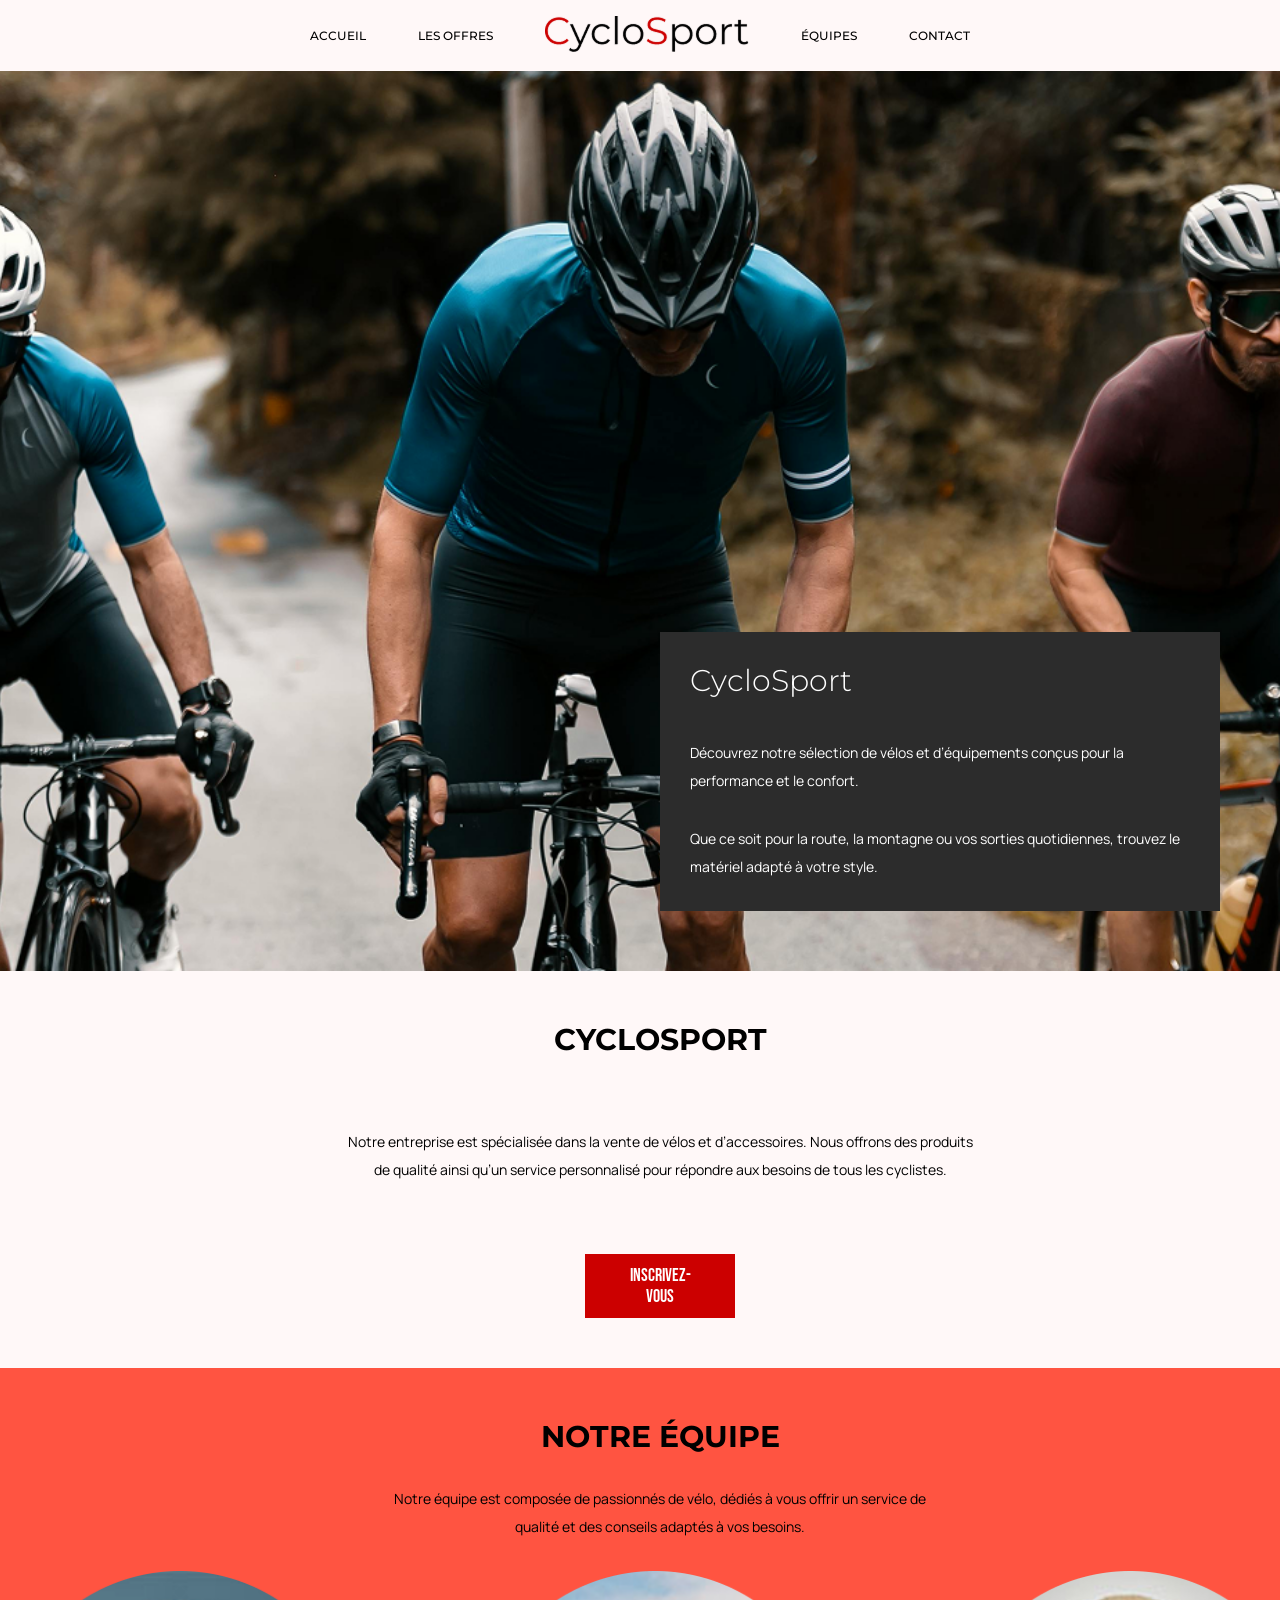
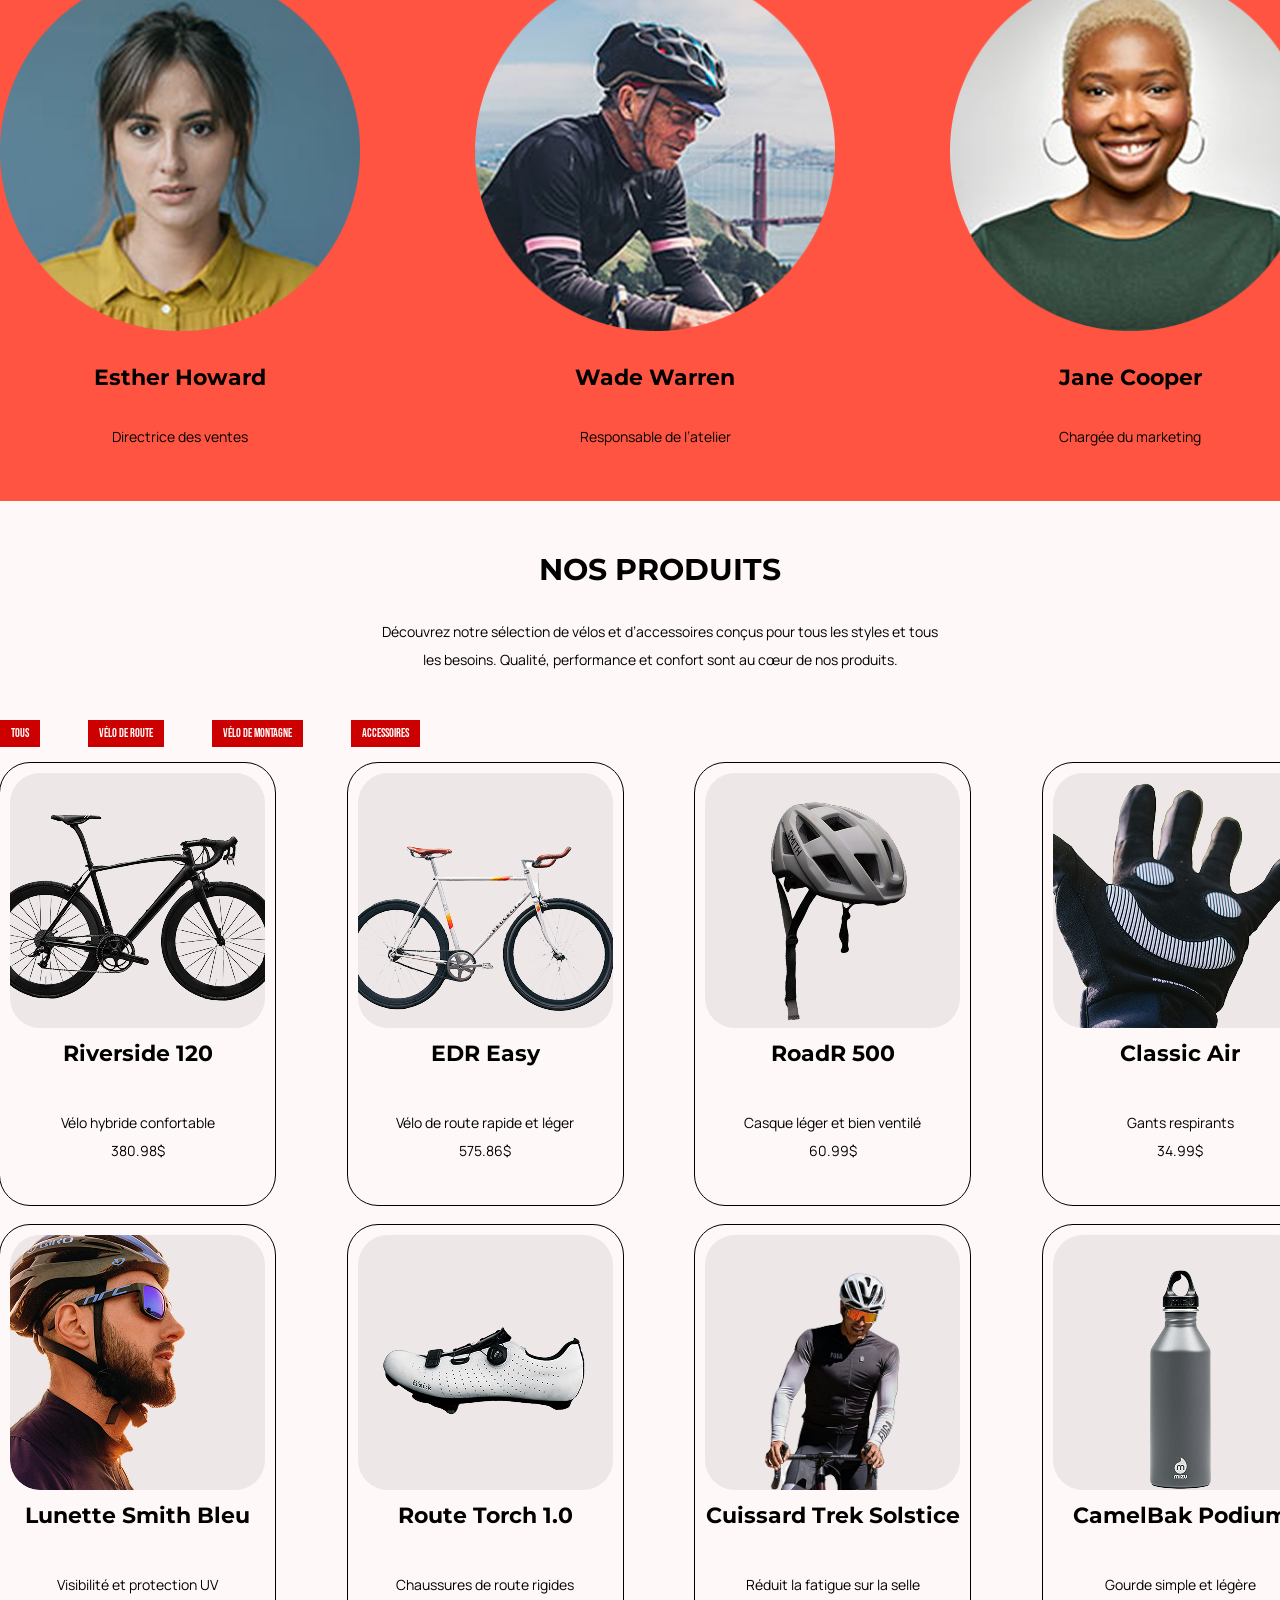
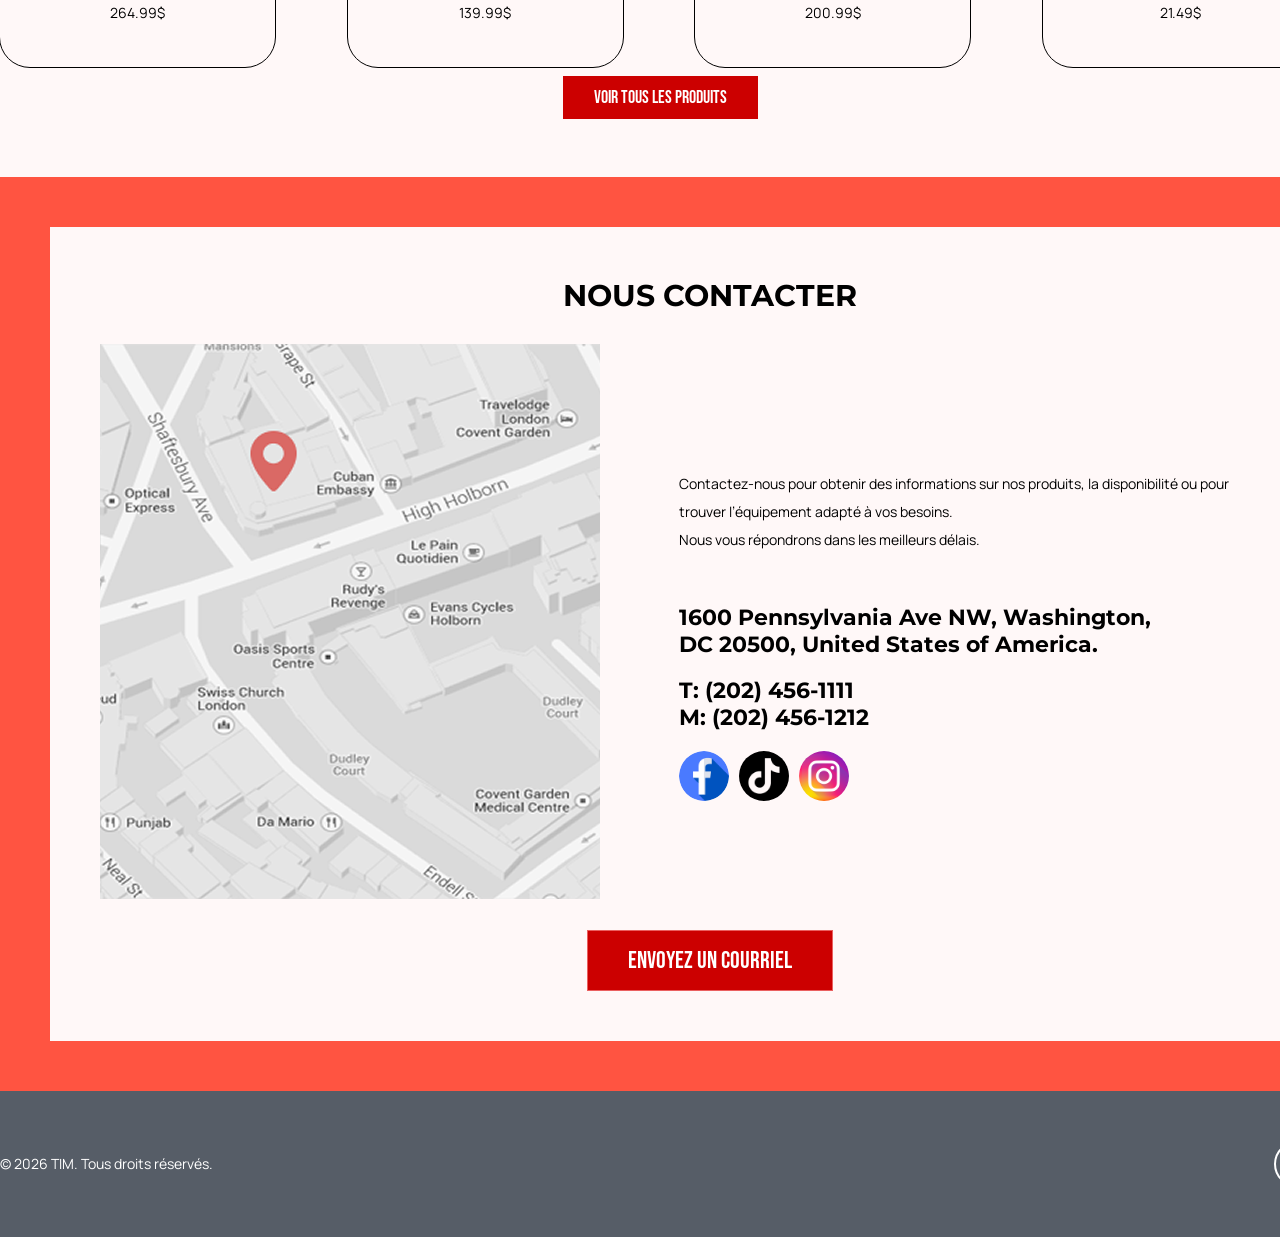
<file: index.html>
<!DOCTYPE html>
<html lang="fr">
<head>
    <meta charset="UTF-8">
    <meta name="viewport" content="width=device-width, initial-scale=1.0">
    <title>CycloSport</title>

    <link rel="preconnect" href="https://fonts.googleapis.com">
    
    <link rel="preconnect" href="https://fonts.gstatic.com" crossorigin>
    
    <link href="https://fonts.googleapis.com/css2?family=Bebas+Neue&family=Manrope:wght@200..800&family=Montserrat:ital,wght@0,100..900;1,100..900&display=swap" rel="stylesheet">

    <link rel="stylesheet" href="https://fonts.googleapis.com/css2?family=Material+Symbols+Outlined:opsz,wght,FILL,GRAD@20..48,100..700,0..1,-50..200" />

    <!-- CSS -->
    <link rel="stylesheet" href="css/normalize.css">
    <link rel="stylesheet" href="css/styles.css">

    <!-- javascript -->
    <script src="js/script.js" defer></script>

</head>
<body>
    <header id="top">
        <nav>
            <ul>
                <li><a href="index.html">ACCUEIL</a></li>
                <li><a href="liste-articles.html">LES OFFRES</a></li>
                <a href="index.html"><img src="images/CycloSportversionImg.png" alt="Logo CycloSport"></a>
                <li><a href="index.html#equipe">ÉQUIPES</a></li>
                <li><a href="index.html#contact">CONTACT</a></li>
            </ul>
        </nav>
    </header>
    
    <section class="hero">
        <div class="wrapper">
            <article>
                <h4>CycloSport</h4>
                <p>Découvrez notre sélection de vélos et d’équipements conçus pour la performance et le confort.</p>
                <p>Que ce soit pour la route, la montagne ou vos sorties quotidiennes, trouvez le matériel adapté à votre style.</p>
            </article>
        </div>
    </section>

    <section class="inscription">
        <div class="wrapper">
            <div class="column">
                <h2>CYCLOSPORT</h2>
                <p>Notre entreprise est spécialisée dans la vente de vélos et d’accessoires. Nous offrons des produits de qualité ainsi qu’un service personnalisé pour répondre aux besoins de tous les cyclistes.</p>
                <a href="#" class="btn special">Inscrivez-vous</a>
            </div>
        </div>
    </section>

    <section class="equipe" id="equipe">
        <div class="wrapper">
            <h2>Notre Équipe</h2>
            <p>Notre équipe est composée de passionnés de vélo, dédiés à vous offrir un service de qualité et des conseils adaptés à vos besoins. </p>
            <div class="flex">
                <div class="profil">
                    <img src="images/esther.png" class="zoom" alt="image de Esther">
                    <h3>Esther Howard</h3>
                    <p>Directrice des ventes</p>
                </div>

                <div class="profil">
                    <img src="images/Wade.png" class="zoom" alt="image de Wade">
                    <h3>Wade Warren</h3>
                    <p>Responsable de l’atelier</p>
                </div>

                <div class="profil">
                    <img src="images/Jane.png" class="zoom" alt="image de Jane">
                    <h3>Jane Cooper</h3>
                    <p>Chargée du marketing</p>
                </div>
            </div>
        </div>
    </section>

    <section class="produits" id="produits">
        <div class="wrapper">
            <h2>NOS PRODUITS</h2>
            <p>Découvrez notre sélection de vélos et d’accessoires conçus pour tous les styles et tous les besoins. Qualité, performance et confort sont au cœur de nos produits.</p>
            <ul>
                <li><a href="#" class="btn">Tous</a></li>
                <li><a href="#" class="btn">Vélo de route</a></li>
                <li><a href="#" class="btn">Vélo de montagne</a></li>
                <li><a href="#" class="btn">accessoires</a></li>
            </ul>
            <div class="grid">
                <a href="fiche-article.html">
                    <div class="cart">
                        <img src="images/Riverside120.png" alt="image du velo Riverside120">
                        <h3>Riverside 120</h3>
                        <p> Vélo hybride confortable<br>380.98$</p>
                    </div>
                </a>

                <a href="fiche-article.html">
                    <div class="cart">
                        <img src="images/EDREasy.png" alt="image du velo EDREasy">
                        <h3>EDR Easy</h3>
                        <p>Vélo de route rapide et léger<br>575.86$</p>
                    </div>
                </a>

                <a href="fiche-article.html">
                    <div class="cart">
                        <img src="images/RoadR500.png" alt="image du casque RoadR500">
                        <h3>RoadR 500</h3>
                        <p>Casque léger et bien ventilé<br>60.99$</p>
                    </div>
                </a>

                <a href="fiche-article.html">
                    <div class="cart">
                        <img src="images/ClassicAir.png" alt="image du paire de gants ClassicAir">
                        <h3>Classic Air</h3>
                        <p>Gants respirants<br>34.99$</p>
                    </div>
                </a>

                <a href="fiche-article.html">
                    <div class="cart">
                        <img src="images/LunetteSmithBleu.png" alt="image du paire de lunette Smith bleu">
                        <h3>Lunette Smith Bleu</h3>
                        <p>Visibilité et protection UV<br>264.99$</p>
                    </div>
                </a>

                <a href="fiche-article.html">
                    <div class="cart">
                        <img src="images/RouteTorch1.0.png" alt="image du soulier RouteTorch1.0">
                        <h3>Route Torch 1.0</h3>
                        <p>Chaussures de route rigides<br>139.99$</p>
                    </div>
                </a>

                <a href="fiche-article.html">
                    <div class="cart">
                        <img src="images/CuissardTrekSolstice.png" alt="image du Cuissard Trek Solstice">
                        <h3>Cuissard Trek Solstice</h3>
                        <p> Réduit la fatigue sur la selle<br>200.99$</p>
                    </div>
                </a>

                <a href="fiche-article.html">
                    <div class="cart">
                        <img src="images/CamelBakPodium.png" alt="image de la gourde BakPodium">
                        <h3>CamelBak Podium</h3>
                        <p>Gourde simple et légère<br>21.49$</p>
                    </div>
                </a>    
            </div>
            <div class="dif"><a href="liste-articles.html" class="btn special">Voir tous les produits</a></div>
        </div>
    </section>

    <section class="contact" id="contact">
            <div class="wrapper">
                <div class="contenu">
                    <h2>NOUS CONTACTER</h2>
                    <div class="map">
                        <img src="images/map.png" alt="localisation du magasin">
                        <div class="informations">
                            <p>Contactez-nous pour obtenir des informations sur nos produits, la disponibilité ou pour trouver l’équipement adapté à vos besoins.<br>Nous vous répondrons dans les meilleurs délais.</p>
                            <div class="localisation">
                                <h3>1600 Pennsylvania Ave NW, Washington,<br>DC 20500, United States of America.</h3>
                                <br>
                                <h3>T: (202) 456-1111</h3>
                                <h3>M: (202) 456-1212</h3>
                            </div>
                            <div class="reseaux sociaux">
                                <a href="https://www.facebook.com/marketplace/montreal/bicycles/?locale=fr_CA" target="_blank"><img src="images/Facebook.png" alt="Lien vers notre Facebook"></a>
                                <a href="https://www.instagram.com/primeauvelo/" target="_blank"><img src="images/Tiktok.png" alt="Lien vers notre Tiktok"></a>
                                <a href="https://www.tiktok.com/@vente.velo" target="_blank"><img src="images/Instagram.png" alt="Lien vers notre Instagram"></a>
                            </div>
                        </div>
                    </div>
                    <a href="mailto:bryanvarao@gmail.com" class="btn">Envoyez un courriel</a>
                </div>
            </div>
    </section>

    <footer>
        <div class="wrapper">
            <div class="footer">
                <p>© 2026 TIM. Tous droits réservés.</p>
                <a href="#top" id="button"><span class="icon material-symbols-outlined">north</span></a>
            </div>        
        </div>
    </footer>

    <!-- Fenêtre modale -->
    <div class="modal">
        <div class="interne"></div>
    </div>
</body>
</html>
</file>
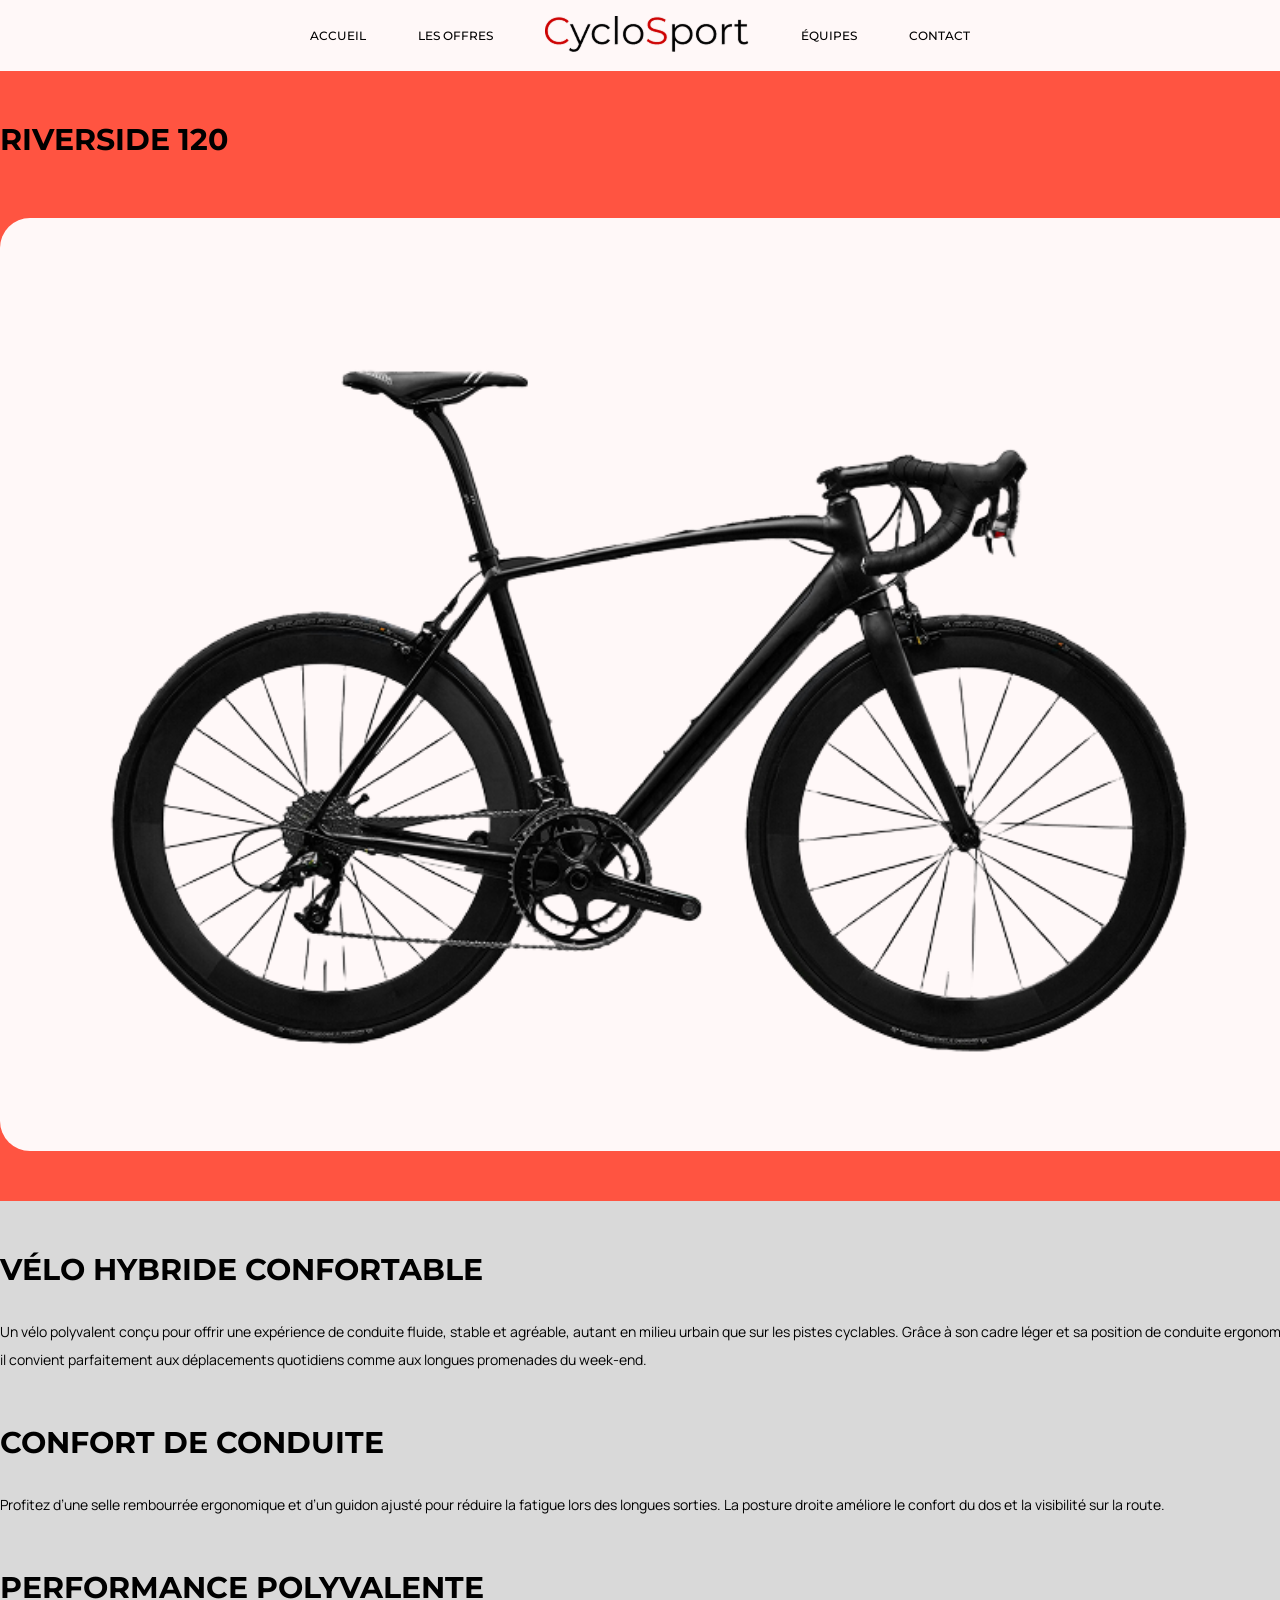
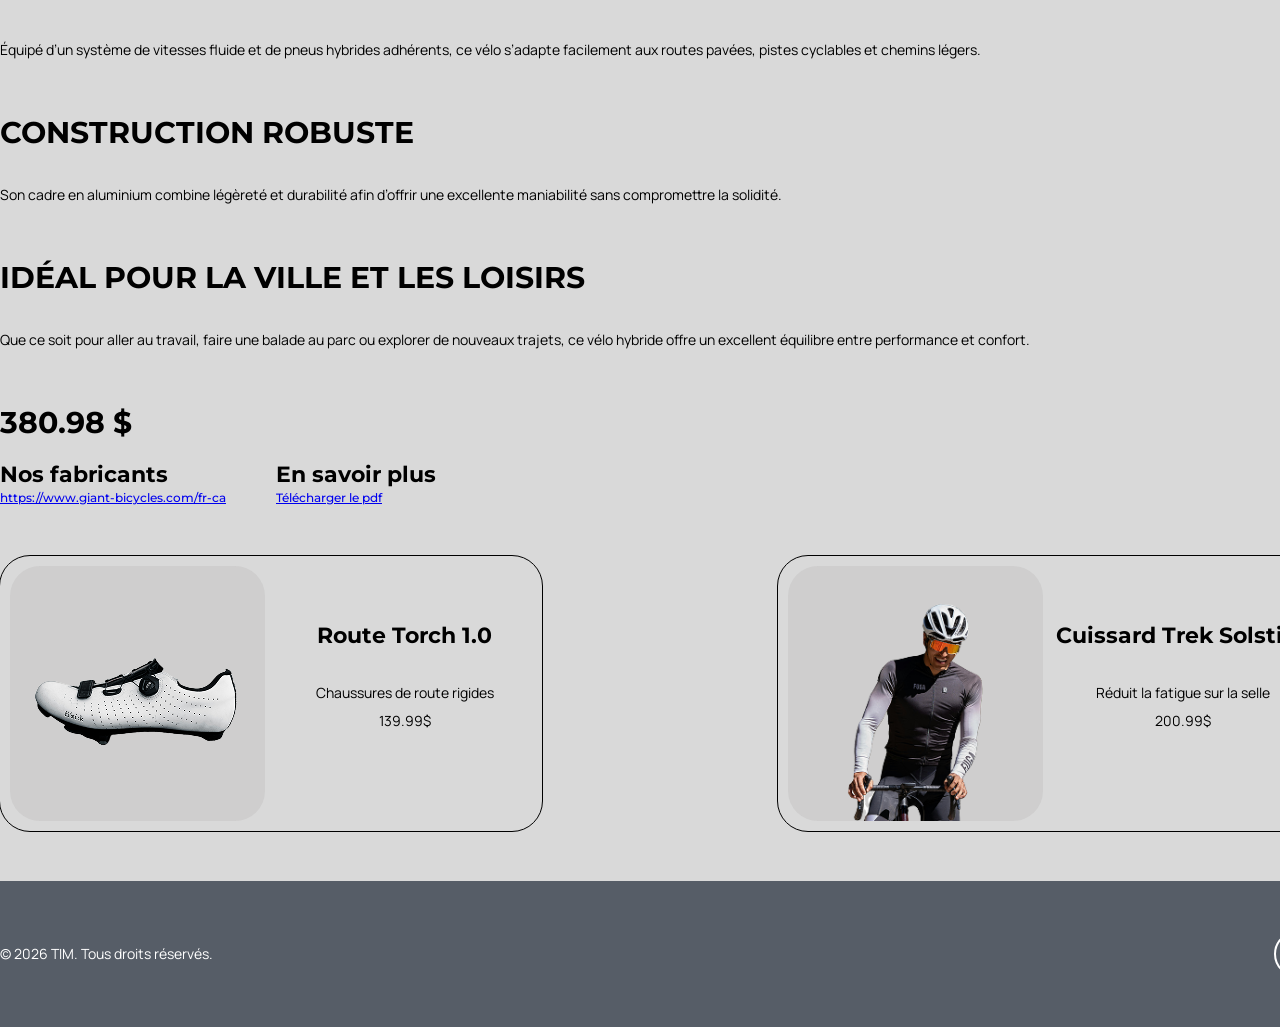
<file: fiche-article.html>
<!DOCTYPE html>
<html lang="fr">
<head>
    <meta charset="UTF-8">
    <meta name="viewport" content="width=device-width, initial-scale=1.0">
    <title>Fiche d'un article</title>

    <link rel="preconnect" href="https://fonts.googleapis.com">
    
    <link rel="preconnect" href="https://fonts.gstatic.com" crossorigin>
    
    <link href="https://fonts.googleapis.com/css2?family=Bebas+Neue&family=Manrope:wght@200..800&family=Montserrat:ital,wght@0,100..900;1,100..900&display=swap" rel="stylesheet">

    <link rel="stylesheet" href="https://fonts.googleapis.com/css2?family=Material+Symbols+Outlined:opsz,wght,FILL,GRAD@20..48,100..700,0..1,-50..200" />

    <!-- CSS -->
    <link rel="stylesheet" href="css/normalize.css">
    <link rel="stylesheet" href="css/styles.css">

</head>
<body class="affiche">
    <header id="top">
        <nav>
            <ul>
                <li><a href="index.html">ACCUEIL</a></li>
                <li><a href="liste-articles.html">LES OFFRES</a></li>
                <a href="index.html"><img src="images/CycloSportversionImg.png" alt="Logo CycloSport"></a>
                <li><a href="index.html#equipe">ÉQUIPES</a></li>
                <li><a href="index.html#contact">CONTACT</a></li>
            </ul>
        </nav>
    </header>

    <section class="vedette">
        <div class="wrapper">
            <div class="liste produit">
                <h2>Riverside 120</h2>
                <a href=""><img src="images/PRoduitVelo.png" alt="image du velo Riverside120"></a>
            </div>
        </div>
    </section>

    <section class="details">
        <div class="wrapper">
            <div class="renseignements">
                <div class="precision">
                    <h2>Vélo hybride confortable</h2>
                    <p class="change">Un vélo polyvalent conçu pour offrir une expérience de conduite fluide, stable et agréable, autant en milieu urbain que sur les pistes cyclables. Grâce à son cadre léger et sa position de conduite ergonomique, il convient parfaitement aux déplacements quotidiens comme aux longues promenades du week-end.</p>
                </div>

                <div class="precision">
                    <h2>Confort de conduite</h2>
                    <p class="change">Profitez d’une selle rembourrée ergonomique et d’un guidon ajusté pour réduire la fatigue lors des longues sorties. La posture droite améliore le confort du dos et la visibilité sur la route.</p>
                </div>

                <div class="precision">
                    <h2>Performance polyvalente</h2>
                    <p class="change">Équipé d’un système de vitesses fluide et de pneus hybrides adhérents, ce vélo s’adapte facilement aux routes pavées, pistes cyclables et chemins légers.</p>
                </div>

                <div class="precision">
                    <h2>Construction robuste</h2>
                    <p class="change">Son cadre en aluminium combine légèreté et durabilité afin d’offrir une excellente maniabilité sans compromettre la solidité.</p>
                </div>

                <div class="precision">
                    <h2>Idéal pour la ville et les loisirs</h2>
                    <p class="change">Que ce soit pour aller au travail, faire une balade au parc ou explorer de nouveaux trajets, ce vélo hybride offre un excellent équilibre entre performance et confort.</p>
                </div>

                <h2>380.98 $</h2>
                
                <div class="externe">
                    <div class="extra">
                        <h3>Nos fabricants</h3>
                        <a href="https://www.giant-bicycles.com/fr-ca" target="_blank">https://www.giant-bicycles.com/fr-ca</a>
                    </div>
                    <div class="extra">
                        <h3>En savoir plus</h3>
                        <a href="pdf/FICHE TECHNIQUE PRODUIT.pdf" download="FichetechniqueReverside.pdf">Télécharger le pdf</a>
                    </div>
                </div>
            </div>
            <div class="plus">
                <a href="liste-articles.html">
                    <div class="sens cart">
                        <img src="images/RouteTorch1.0.png" alt="image du soulier RouteTorch1.0">
                        <div class="ensemble">
                            <h3>Route Torch 1.0</h3>
                            <p>Chaussures de route rigides<br>139.99$</p>
                        </div>
                    </div>
                </a>
                <a href="liste-articles.html">
                    <div class="sens cart">
                        <img src="images/CuissardTrekSolstice.png" alt="image du Cuissard Trek Solstice">
                        <div class="ensemble">
                            <h3>Cuissard Trek Solstice</h3>
                            <p> Réduit la fatigue sur la selle<br>200.99$</p>
                        </div>
                    </div>
                </a>
            </div>
        </div>
    </section>
    
    <footer>
        <div class="wrapper">
            <div class="footer">
                <p>© 2026 TIM. Tous droits réservés.</p>
                    <a href="#top" id="button"><span class="icon material-symbols-outlined">north</span></a>
            
            </div>
        </div>
    </footer>
</body>
</html>
</file>
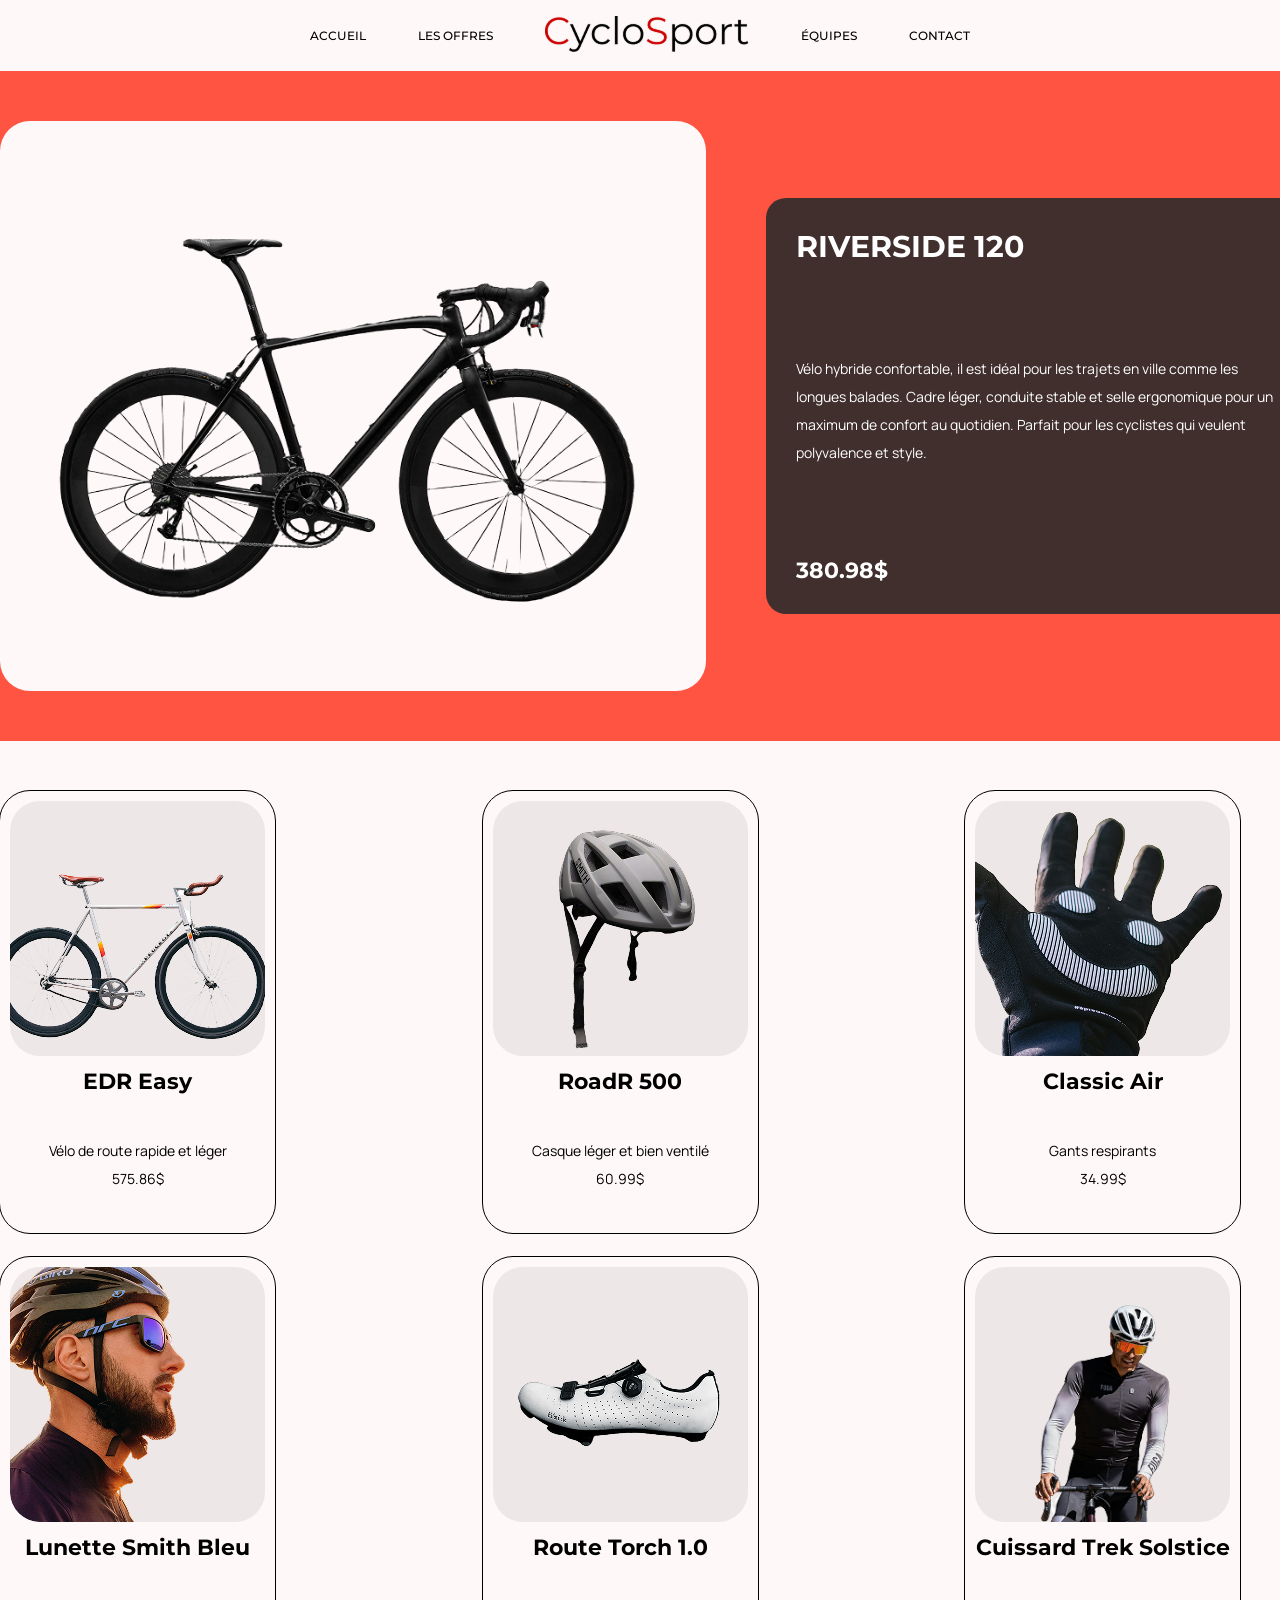
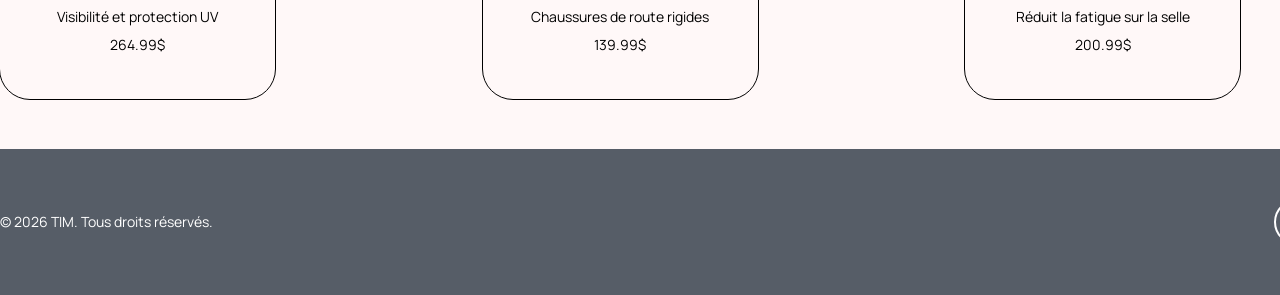
<file: liste-articles.html>
<!DOCTYPE html>
<html lang="fr">
<head>
    <meta charset="UTF-8">
    <meta name="viewport" content="width=device-width, initial-scale=1.0">
    <title>Liste des articles</title>

    <link rel="preconnect" href="https://fonts.googleapis.com">
    
    <link rel="preconnect" href="https://fonts.gstatic.com" crossorigin>
    
    <link href="https://fonts.googleapis.com/css2?family=Bebas+Neue&family=Manrope:wght@200..800&family=Montserrat:ital,wght@0,100..900;1,100..900&display=swap" rel="stylesheet">

    <link rel="stylesheet" href="https://fonts.googleapis.com/css2?family=Material+Symbols+Outlined:opsz,wght,FILL,GRAD@20..48,100..700,0..1,-50..200" />

    <!-- CSS -->
    <link rel="stylesheet" href="css/normalize.css">
    <link rel="stylesheet" href="css/styles.css">

</head>
<body>
    <header id="top">
        <nav>
            <ul>
                <li><a href="index.html">ACCUEIL</a></li>
                <li><a href="liste-articles.html">LES OFFRES</a></li>
                <a href="index.html"><img src="images/CycloSportversionImg.png" alt="Logo CycloSport"></a>
                <li><a href="index.html#equipe">ÉQUIPES</a></li>
                <li><a href="index.html#contact">CONTACT</a></li>
            </ul>
        </nav>
    </header>

    <section class="vedette">
        <div class="wrapper">
            <div class="produit">
                <a href="fiche-article.html"><img src="images/PRoduitVelo.png" alt="image du velo Riverside120"></a>
                <div class="affichage">
                    <h2>Riverside 120</h2>
                    <p>Vélo hybride confortable, il est idéal pour les trajets en ville comme les longues balades. Cadre léger, conduite stable et selle ergonomique pour un maximum de confort au quotidien. Parfait pour les cyclistes qui veulent polyvalence et style.</p>
                    <h3>380.98$</h3>
                </div>
            </div>
        </div>
    </section>

    <section class="fiche">
        <div class="wrapper">
            
            <div class="grid">

                <a href="fiche-article.html">
                    <div class="cart">
                        <img src="images/EDREasy.png" alt="image du velo EDREasy">
                        <h3>EDR Easy</h3>
                        <p>Vélo de route rapide et léger<br>575.86$</p>
                    </div>
                </a>

                <a href="fiche-article.html">
                    <div class="cart">
                        <img src="images/RoadR500.png" alt="image du casque RoadR500">
                        <h3>RoadR 500</h3>
                        <p>Casque léger et bien ventilé<br>60.99$</p>
                    </div>
                </a>

                <a href="fiche-article.html">
                    <div class="cart">
                        <img src="images/ClassicAir.png" alt="image du paire de gants ClassicAir">
                        <h3>Classic Air</h3>
                        <p>Gants respirants<br>34.99$</p>
                    </div>
                </a>
                
                <a href="fiche-article.html">
                    <div class="cart">
                        <img src="images/LunetteSmithBleu.png" alt="image du paire de lunette Smith bleu">
                        <h3>Lunette Smith Bleu</h3>
                        <p>Visibilité et protection UV<br>264.99$</p>
                    </div>
                </a>

                <a href="fiche-article.html">
                    <div class="cart">
                        <img src="images/RouteTorch1.0.png" alt="image du soulier RouteTorch1.0">
                        <h3>Route Torch 1.0</h3>
                        <p>Chaussures de route rigides<br>139.99$</p>
                    </div>
                </a>

                <a href="fiche-article.html">
                    <div class="cart">
                        <img src="images/CuissardTrekSolstice.png" alt="image du Cuissard Trek Solstice">
                        <h3>Cuissard Trek Solstice</h3>
                        <p> Réduit la fatigue sur la selle<br>200.99$</p>
                    </div>
                </a>
            </div>
        </div>
    </section>

    <footer>
        <div class="wrapper">
            <div class="footer">
                <p>© 2026 TIM. Tous droits réservés.</p>
                    <a href="#top" id="button"><span class="icon material-symbols-outlined">north</span></a>
                    
            </div>        
        </div>
    </footer>
</body>
</html>
</file>
<file: css/styles.css>
/*------------------------------------------------------------------------------
   Generique
------------------------------------------------------------------------------*/
html {
  box-sizing: border-box;
}

*,
*:before,
*:after {
  box-sizing: inherit;
}

/*------------------------------------------------------------------------------
   Mise en page
------------------------------------------------------------------------------*/
.wrapper{
    width: 1320px;
    margin: 0 auto;
    padding: 50px 0;
}
/*------------------------------------------------------------------------------
   Base
------------------------------------------------------------------------------*/
html{
    scroll-behavior: smooth;
}

body{
    background-color: #FFF8F8;
    text-align: center;
    margin: 0;
    padding: 0;
}
section p:first-of-type{
    max-width: 560px;
    margin: 0 auto;
    padding: 30px 0;
}

.header .wrapper{
    background-color: #B7B7B7;
}

.hero{
    background: url("../images/HERO.png") center / cover no-repeat;
    height: 100vh;
    width: 100%;
    position: relative;
}

.equipe{
    background-color: #FF5441;
}

.contact{
    background-color: #FF5441;
    padding: 50px;
}

footer{
    background-color: #565D67;
}

h2{
    font: 700 1.875rem "Montserrat", sans-serif;
    margin: 0;
    text-transform: uppercase;
}

h3{
    font: 700 1.375rem "Montserrat", sans-serif;
    margin: 0;
}

h4{
    font: 300 1.875rem "Montserrat", sans-serif;
    margin: 0;
    padding-bottom: 10px;
    
}

a{
    font: 500 0.75rem "Montserrat", sans-serif;
}

p{
    font: 400 0.875rem/28px "Manrope", sans-serif;
    margin: 0;
    padding: 0;
}

/*------------------------------------------------------------------------------
   Elements
------------------------------------------------------------------------------*/
/* Présent dans toutes les pages */

/* Header */
nav{
    max-width: 712px;
    margin: 0 auto;
}
ul{
    display: flex;
    justify-content: space-around;
    align-items: center;
    padding: 0;
}

li{
    list-style: none;
}

li a{
    display: inline-block;
    text-decoration: none;
    color: #000;
    transition: 0.2 ease;
}

li a:hover{
    color: #CC0000;
    transform: scale(1.1);
}



/* Contact */
.contact .wrapper{
    background-color: #FFF8F8;
    padding: 50px;
}
.contenu{
    display: flex;
    flex-direction: column;
    gap: 30px;
}

.map{
    display: flex;
    gap: 79px;
    align-items: center;
}

.informations{
    display: flex;
    flex-direction: column;
    gap: 20px;
    text-align: start;
}
.map .informations p{
    margin: 0;
}

.contact .btn{
    padding: 15px 40px;
    margin: auto;
    font-size: 1.5rem;
    border: 1px solid #EA6060;
}



/* Réseaux sociaux*/
.reseaux{
    display: flex;
    gap: 10px;
    max-width: 170px;
}

.reseaux a img{
    width: 100%;
    border-radius: 50%;
}

/* Footer */
.footer{
    display: flex;
    justify-content: space-between;
    align-items: center;
    color: #fff;
}

#button .icon{
    color: #fff;
    border: 2px solid #fff;
    border-radius: 50%;
    font-size: 2rem;
    padding: 5px;
    transition: 0.2 ease;
}


#button .icon:hover{
    transform: scale(1.1);
}




/* Page index.html */

/* Hero */
.hero article{
    padding: 30px;
    background-color: #2C2C2C;
    max-width: 560px;
    color: #fff;
    position: absolute;
    bottom: 60px;
    right: 60px;
    text-align: start;
}



/* Inscription */
.inscription .column{
    display: flex;
    flex-direction: column;
    justify-content: space-between;
    gap: 40px;
}

.inscription .special{
    padding: 10px 30px;
    font-size: 1.125rem;
    max-width: 150px;
    align-self: center;
}

.inscription .column p{
    max-width: 640px;
}



/* Equipe */
.equipe .flex{
    display: flex;
    gap: 115px;
}

.equipe .profil{
    height: 480px;
    display: flex;
    flex-direction: column;
    justify-content: space-between;
}
.equipe .profil img{
    max-height: 360px;
}

.equipe .profil > p{
    padding: 0;
}



/* Produit */
.produits ul{
    max-width: 420px;
    justify-content: space-between;
}
.produits ul a{
 color: #fff;
}

.produits .grid{
    display: grid;
    grid-template-columns: 1fr 1fr 1fr 1fr;
    gap: 20px 70px;
}

.grid a{
    text-decoration: none;
    color: #000;
}
.cart{
    display: flex;
    flex-direction: column;
    align-items: center;
    max-width: fit-content;
    gap: 12px;
    padding: 10px;
    outline: 1px solid #000;
    border-radius: 30px;
}

.cart img{
    background-color: rgba(166, 161, 161, 0.20);
    border-radius: inherit;
    max-width: 255px;
    max-height: 255px;
}
/* essayer de voir avec la prof comment régler ça car déjà une bordure donc impossible de régler bordure d'avance sur le cart avant hover*/
.cart:hover{
    outline-width: 6px;
}

.produits .special{
    font-size: 1.125rem;
    padding: 10px 30px;
    justify-self: center;
    color: #fff;
}

.produits .grid .special:hover{
    color: #CC0000;
}

.dif{
    display: flex;
    justify-content: center;
    align-items: center;
    height: 60px;
}

/* essayer de voir avec la prof comment régler ça */


section .change{max-width: 200px}


/* Page liste-article.html */

.vedette{
    background-color: #FF5441;
}

.produit{
    display: flex;
    gap: 60px;
    justify-content: space-between;
    align-items: center;
    width: 100%;
}

.produit a{
    display: flex;
    justify-content: center;
    align-items: center;
    height: 570px;
    width: 800px;
    background-color: #FFF8F8;
    border-radius: 30px;
}

.affichage{
    display: flex;
    flex-direction: column;
    gap: 60px;
    justify-content: space-between;
    align-items: baseline;
    text-align: start;
    background: rgba(44, 44, 44, 0.90);
    border-radius: 20px;
    padding: 30px;
    color: #fff;
}

.fiche .grid{
    display: grid;
    grid-template-columns: 1fr 1fr 1fr;
    gap: 24px 128px;
}




/* Page fiche-articles.html*/

/* Hero*/
.vedette .liste{
    display: flex;
    flex-direction: column;
    gap: 60px;
    align-items: baseline;
    justify-content: space-between;
    padding: 0;
}

.vedette img{
    width: 100%;
}

.vedette .liste a{
    width: 100%;
    height: 100%;
}

.details{
    background-color: #D9D9D9;
}

.details .renseignements{
    display: flex;
    flex-direction: column;
    align-items: baseline;
    gap: 20px;
    text-align: start;
}


.details .renseignements .precision p{
    max-width: unset;
}

.externe{
    display: flex;
    align-content: space-between;
    gap: 50px;
}

.sens{
    display: grid;
    grid-template-columns: 1fr 1fr;
    color: #000;
    background-color: #D9D9D9;
}

.plus{
    display: flex;
    justify-content: space-between;
    padding-top: 50px;
    
}

.plus a{
    text-decoration: none;
}

/* modal conteneur*/
.interne{
    display: flex;
    flex-direction: column;
    align-items: center;
    justify-content: center;
    padding: 30px;
    border-radius: 30px;
    height: 90vh;
    width: 1200px;
    background-color: #fff;
}



/*------------------------------------------------------------------------------
    Components
------------------------------------------------------------------------------*/
.btn{
    font: 400 0.75rem "Bebas Neue", sans-serif;
    background-color: #CC0000;
    border: 1px solid transparent;
    color: #fff;
    padding: 5px 10px;
    text-decoration: none;
}

.btn:hover{
    background-color: #fff;
    border:1px solid #CC0000;
    color: #CC0000;
}


.modal{
    position: fixed;
    top: 0;
    left: 0;

    width: 100%;
    height: 100vh;

    padding: 50px;

    z-index: 999;
    background-color: rgba(0, 0, 0, 0.8);

    display:none;
    justify-content: center;
    align-items: center;
}

.modal .ajout{
    max-width: 80%;
}

.modal.visible{
    display: flex;
}
</file>
